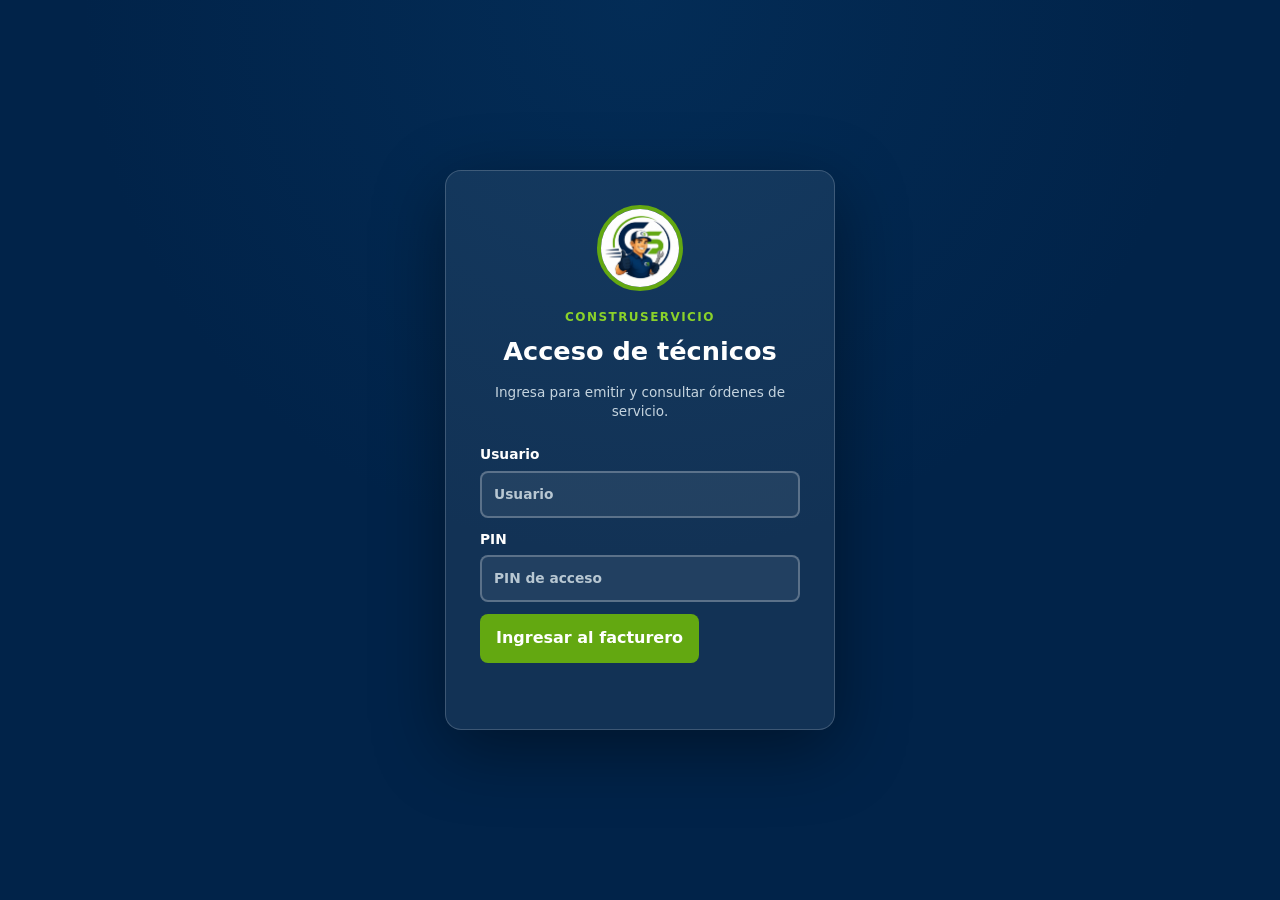
<file: public/index.html>
<!doctype html>
<html lang="es">
<head>
  <meta charset="utf-8">
  <meta name="viewport" content="width=device-width, initial-scale=1, viewport-fit=cover">
  <meta name="theme-color" content="#102a43">
  <meta name="description" content="Orden de servicio offline de ConstruServicio Ltda.">
  <link rel="manifest" href="manifest.json">
  <link rel="icon" href="assets/icon.svg" type="image/svg+xml">
  <link rel="stylesheet" href="css/styles.css">
  <title>ConstruServicio OS</title>
</head>
<body>
  <section id="login-screen" class="login-screen"><div class="login-card"><img id="login-logo" class="login-logo" alt="Logo ConstruServicio"><p class="eyebrow">CONSTRUSERVICIO</p><h1>Acceso de técnicos</h1><p class="login-copy">Ingresa para emitir y consultar órdenes de servicio.</p><form id="login-form"><label>Usuario<input name="username" autocomplete="username" required placeholder="Usuario"></label><label>PIN<input name="pin" type="password" inputmode="numeric" autocomplete="current-password" required placeholder="PIN de acceso"></label><button class="button primary" type="submit">Ingresar al facturero</button><p id="login-error" class="login-error" role="alert"></p></form></div></section>
  <div id="app-shell" hidden>
  <header class="topbar"><div class="brand-lockup"><img id="brand-logo" class="brand-logo" alt="Logo ConstruServicio"><div><p class="eyebrow">CONSTRUSERVICIO</p><h1>ORDEN DE SERVICIO</h1><p class="brand-contact">WhatsApp 3144733375 · construserviciolimitada@gmail.com</p></div></div><div class="header-actions"><span id="online-status" class="status">Offline listo</span><button id="logout" class="logout" type="button">Cerrar sesión</button></div></header>
  <main class="shell">
    <form id="order-form" novalidate>
      <section class="card hero"><div><label for="order-number">Consecutivo emitido</label><input id="order-number" name="number" required readonly></div><div><label for="order-date">Fecha</label><input id="order-date" name="date" type="date" required></div></section>
      <section class="card"><h2>Tipo de servicio</h2><div class="checks"> <label><input type="checkbox" name="service" value="Diagnóstico"> Diagnóstico</label><label><input type="checkbox" name="service" value="Reparación"> Reparación</label><label><input type="checkbox" name="service" value="Instalación"> Instalación</label><label><input type="checkbox" name="service" value="Mantenimiento"> Mantenimiento</label><label><input type="checkbox" name="service" value="Otro"> Otro</label></div><input id="service-other" name="serviceOther" placeholder="Detalle de otro servicio"></section>
      <section class="card"><h2>Datos del cliente</h2><div class="grid"><label>Nombre / Razón Social<input name="clientName" required></label><label>Documento / NIT<input name="clientDocument"></label><label>Teléfono<input name="clientPhone" inputmode="tel"></label><label>Dirección<input name="clientAddress"></label><label>Ciudad / Barrio<input name="clientCity" value="Soacha"></label><label>Correo electrónico<input name="clientEmail" type="email"></label></div></section>
      <section class="card"><h2>Electrodoméstico</h2><div class="grid"><label>Tipo de equipo<input name="equipmentType" required></label><label>Marca<input name="equipmentBrand"></label><label>Modelo<input name="equipmentModel"></label><label>Serial<input name="equipmentSerial"></label></div><label>Accesorios / Observaciones del equipo<textarea name="equipmentNotes"></textarea></label></section>
      <section class="card"><h2>Descripción del servicio</h2><label>Descripción de la falla / Reporte del cliente<textarea name="failure" required></textarea></label><label>Servicio realizado / Trabajo efectuado<textarea name="work"></textarea></label></section>
      <section class="card"><div class="section-title"><h2>Repuestos y materiales</h2><button type="button" id="add-part" class="button secondary">+ Agregar fila</button></div><div class="parts-wrap"><table><thead><tr><th>Cant</th><th>Descripción</th><th>Referencia</th><th>V. Unit.</th><th>V. Total</th><th></th></tr></thead><tbody id="parts-body"></tbody></table></div></section>
      <section class="card"><h2>Observaciones</h2><textarea name="observations"></textarea></section>
      <section class="card"><h2>Liquidación (COP)</h2><div class="money-grid"><label>Diagnóstico ($)<input class="money" name="diagnosis" inputmode="numeric" value="0"></label><label>Mano de obra ($)<input class="money" name="labor" inputmode="numeric" value="0"></label><label>Repuestos ($)<input class="money" id="parts-total" name="parts" inputmode="numeric" value="0"></label><label>Desplazamiento ($)<input class="money" name="transport" inputmode="numeric" value="0"></label><label>Otros ($)<input class="money" name="other" inputmode="numeric" value="0"></label></div><output id="grand-total" class="total">TOTAL A PAGAR: $ 0</output></section>
      <section class="card"><h2>Cierre y firma</h2><div class="grid"><label>Técnico Responsable<input name="technician" list="technician-options" required><datalist id="technician-options"><option value="Richard Chávez"></option></datalist></label><label>Nombre Cliente<input name="signerName"></label><label>Días de garantía<input name="warranty" type="number" min="0" value="30" inputmode="numeric"></label></div><p class="legal">Este servicio cuenta con garantía de <span id="warranty-label">30</span> días a partir de la fecha. No cubre daños por mal uso, voltaje inadecuado o intervenciones externas</p><label>Firma del Cliente</label><canvas id="signature" width="900" height="260" aria-label="Área para firma del cliente"></canvas><button type="button" id="clear-signature" class="button secondary">Limpiar firma</button></section>
      <div class="actions"><button class="button primary" type="submit">Guardar y emitir orden</button><button class="button" type="button" id="download-pdf" disabled>Descargar PDF emitido</button><button class="button" type="button" id="send-whatsapp" disabled>Enviar por WhatsApp</button></div>
    </form>
    <section class="card history"><div class="section-title"><h2>Últimas órdenes</h2><button type="button" id="refresh-history" class="button secondary">Actualizar</button></div><div class="backup-actions"><button type="button" id="export-backup" class="button secondary">Exportar Respaldo (JSON/CSV)</button><button type="button" id="restore-backup" class="button secondary">Restaurar Respaldo</button><button type="button" id="sequence-override" class="button subtle">Ajustar próximo CS-OS-</button><input id="backup-file" type="file" accept=".json,application/json" hidden></div><div id="history-list"><p class="muted">Aún no hay órdenes guardadas.</p></div></section>
  </main></div>
  <script src="vendor/pdf-lib.min.js"></script><script src="vendor/jspdf.umd.min.js"></script><script type="module" src="js/app.js"></script>
</body></html>
</file>
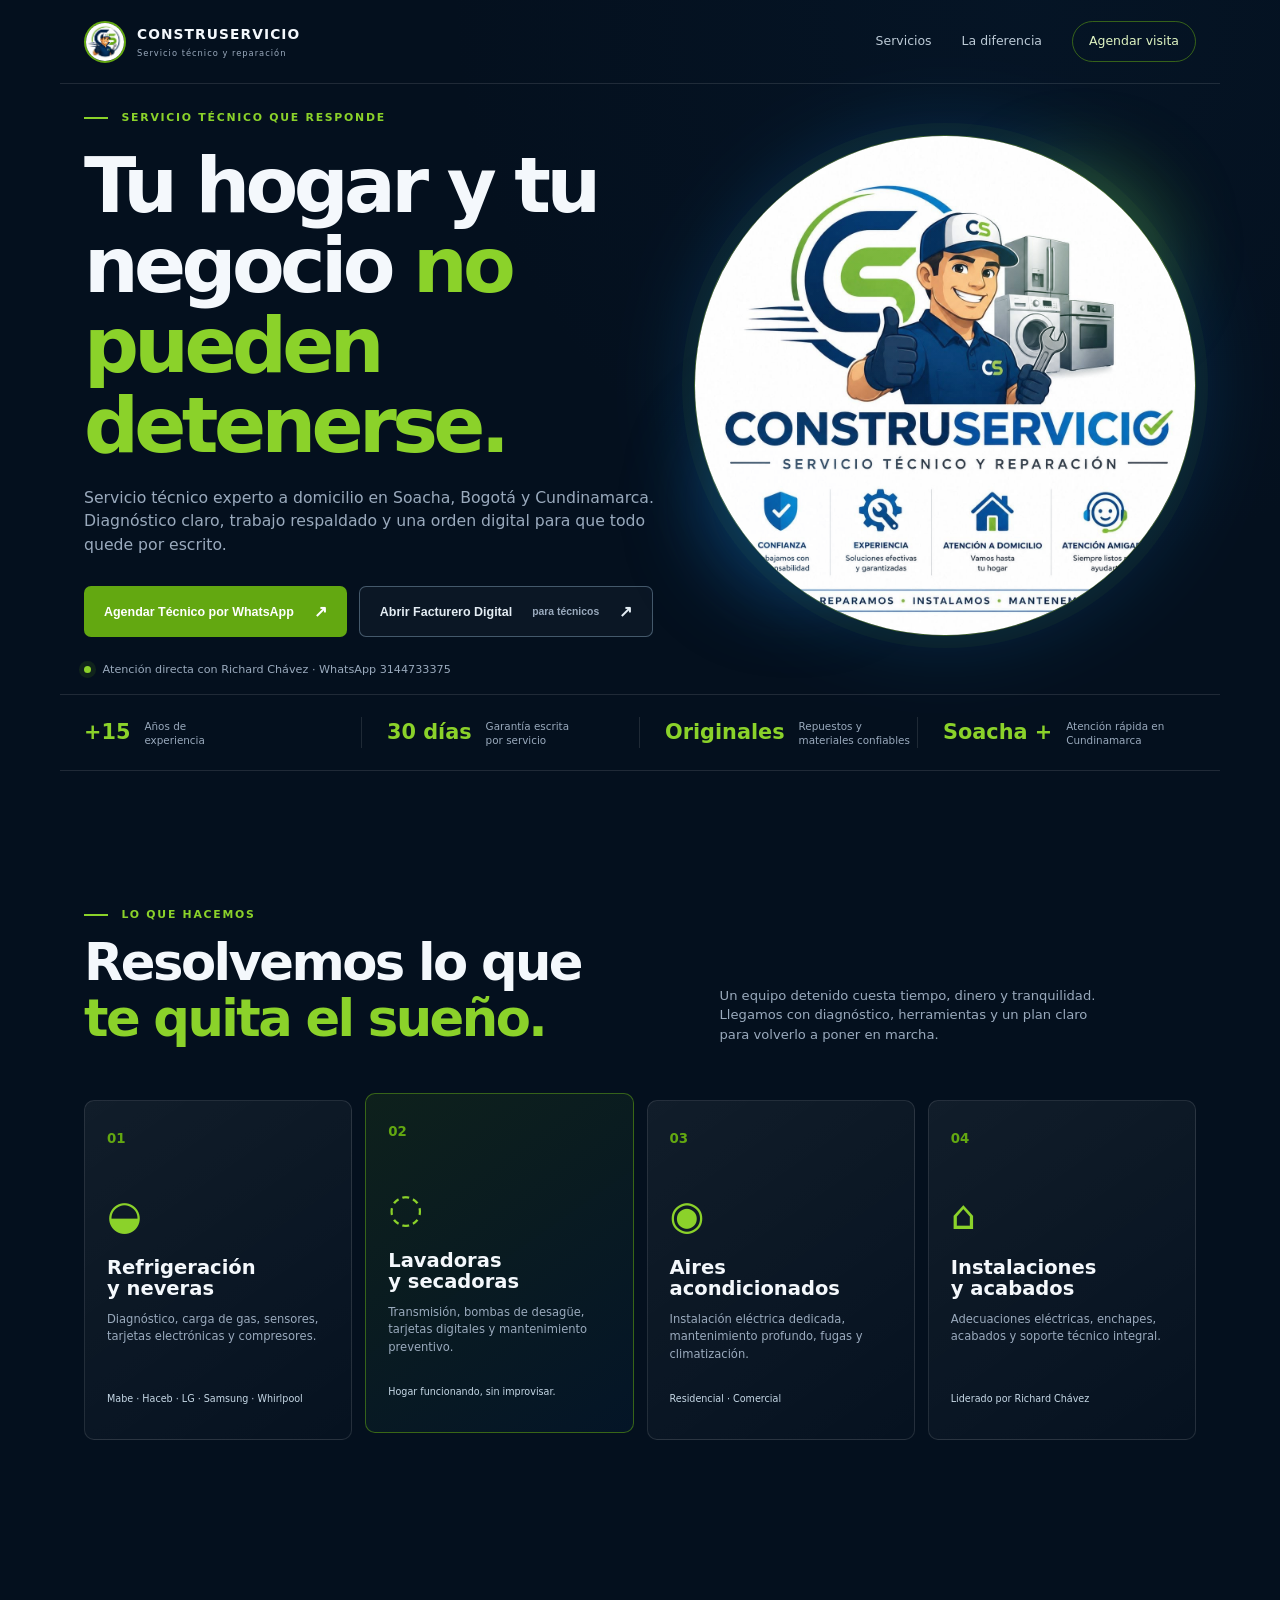
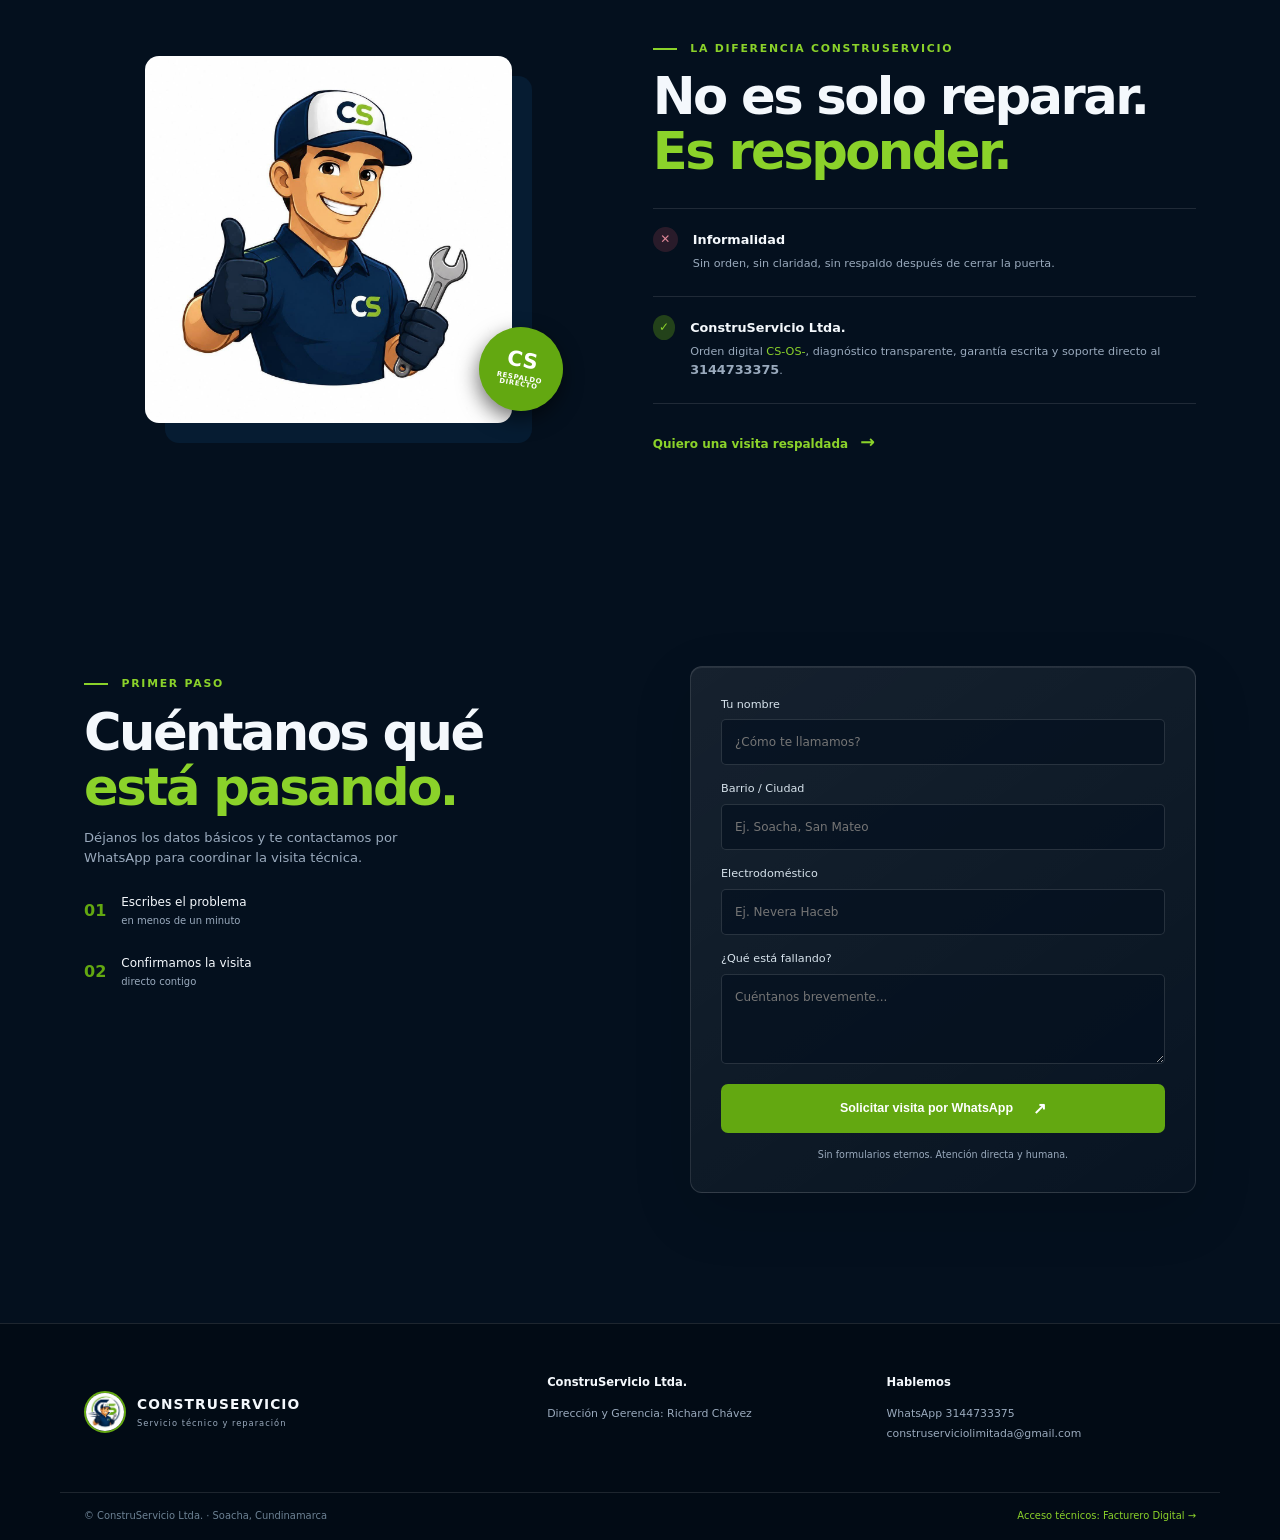
<file: web/index.html>
<!doctype html>
<html lang="es">
<head>
  <meta charset="utf-8">
  <meta name="viewport" content="width=device-width, initial-scale=1">
  <meta name="theme-color" content="#04101E">
  <meta name="description" content="Servicio técnico experto de electrodomésticos a domicilio en Soacha, Bogotá y Cundinamarca.">
  <link rel="icon" href="assets/logo.jpg" type="image/jpeg">
  <link rel="stylesheet" href="css/landing.css">
  <title>ConstruServicio Ltda. | Servicio técnico a domicilio</title>
</head>
<body>
  <nav class="nav wrap"><a class="brand" href="#inicio"><img src="assets/logo.jpg" alt="ConstruServicio"><span>CONSTRUSERVICIO<small>Servicio técnico y reparación</small></span></a><div class="nav-links"><a href="#servicios">Servicios</a><a href="#diferencia">La diferencia</a><a class="nav-cta" href="#solicitud">Agendar visita</a></div><button class="menu-toggle" aria-label="Abrir menú">☰</button></nav>
  <main>
    <section class="hero wrap" id="inicio"><div class="hero-copy"><p class="kicker"><span></span> Servicio técnico que responde</p><h1>Tu hogar y tu negocio <em>no pueden detenerse.</em></h1><p class="hero-lede">Servicio técnico experto a domicilio en Soacha, Bogotá y Cundinamarca. Diagnóstico claro, trabajo respaldado y una orden digital para que todo quede por escrito.</p><div class="hero-actions"><a class="button button-primary" data-whatsapp href="https://api.whatsapp.com/send?phone=573144733375&text=Hola%20ConstruServicio%2C%20quiero%20agendar%20una%20visita%20t%C3%A9cnica.">Agendar Técnico por WhatsApp <b>↗</b></a><a class="button button-ghost" href="facturero/">Abrir Facturero Digital <span>para técnicos</span> <b>↗</b></a></div><div class="hero-note"><span class="pulse"></span> Atención directa con Richard Chávez · WhatsApp 3144733375</div></div><div class="hero-art"><div class="orb orb-one"></div><div class="orb orb-two"></div><img src="assets/hero.jpg" alt="Técnico de ConstruServicio reparando electrodomésticos"></div></section>
    <section class="trust wrap" aria-label="Indicadores de confianza"><div><strong>+15</strong><span>Años de<br>experiencia</span></div><div><strong>30 días</strong><span>Garantía escrita<br>por servicio</span></div><div><strong>Originales</strong><span>Repuestos y<br>materiales confiables</span></div><div><strong>Soacha +</strong><span>Atención rápida en<br>Cundinamarca</span></div></section>
    <section class="section wrap" id="servicios"><div class="section-head"><div><p class="kicker"><span></span> Lo que hacemos</p><h2>Resolvemos lo que<br><em>te quita el sueño.</em></h2></div><p>Un equipo detenido cuesta tiempo, dinero y tranquilidad. Llegamos con diagnóstico, herramientas y un plan claro para volverlo a poner en marcha.</p></div><div class="service-grid"><article class="service-card"><small>01</small><div class="service-icon">◒</div><h3>Refrigeración<br>y neveras</h3><p>Diagnóstico, carga de gas, sensores, tarjetas electrónicas y compresores.</p><span>Mabe · Haceb · LG · Samsung · Whirlpool</span></article><article class="service-card featured"><small>02</small><div class="service-icon">◌</div><h3>Lavadoras<br>y secadoras</h3><p>Transmisión, bombas de desagüe, tarjetas digitales y mantenimiento preventivo.</p><span>Hogar funcionando, sin improvisar.</span></article><article class="service-card"><small>03</small><div class="service-icon">◉</div><h3>Aires<br>acondicionados</h3><p>Instalación eléctrica dedicada, mantenimiento profundo, fugas y climatización.</p><span>Residencial · Comercial</span></article><article class="service-card"><small>04</small><div class="service-icon">⌂</div><h3>Instalaciones<br>y acabados</h3><p>Adecuaciones eléctricas, enchapes, acabados y soporte técnico integral.</p><span>Liderado por Richard Chávez</span></article></div></section>
    <section class="difference wrap" id="diferencia"><div class="difference-art"><img src="assets/mascota.jpg" alt="Técnico ConstruServicio"><div class="stamp">CS<br><small>RESPALDO<br>DIRECTO</small></div></div><div class="difference-copy"><p class="kicker"><span></span> La diferencia ConstruServicio</p><h2>No es solo reparar.<br><em>Es responder.</em></h2><div class="compare"><div class="compare-bad"><b>✕</b><div><strong>Informalidad</strong><p>Sin orden, sin claridad, sin respaldo después de cerrar la puerta.</p></div></div><div class="compare-good"><b>✓</b><div><strong>ConstruServicio Ltda.</strong><p>Orden digital <mark>CS-OS-</mark>, diagnóstico transparente, garantía escrita y soporte directo al <strong>3144733375</strong>.</p></div></div></div><a class="text-link" href="#solicitud">Quiero una visita respaldada <b>→</b></a></div></section>
    <section class="request wrap" id="solicitud"><div class="request-copy"><p class="kicker"><span></span> Primer paso</p><h2>Cuéntanos qué<br><em>está pasando.</em></h2><p>Déjanos los datos básicos y te contactamos por WhatsApp para coordinar la visita técnica.</p><div class="request-detail"><span>01</span><p>Escribes el problema<br><small>en menos de un minuto</small></p></div><div class="request-detail"><span>02</span><p>Confirmamos la visita<br><small>directo contigo</small></p></div></div><form id="visit-form" class="glass-form"><label>Tu nombre<input name="name" required placeholder="¿Cómo te llamamos?"></label><label>Barrio / Ciudad<input name="location" required placeholder="Ej. Soacha, San Mateo"></label><label>Electrodoméstico<input name="appliance" required placeholder="Ej. Nevera Haceb"></label><label>¿Qué está fallando?<textarea name="issue" required placeholder="Cuéntanos brevemente..."></textarea></label><button class="button button-primary" type="submit">Solicitar visita por WhatsApp <b>↗</b></button><small class="form-foot">Sin formularios eternos. Atención directa y humana.</small></form></section>
  </main>
  <footer class="footer"><div class="wrap footer-grid"><div class="brand"><img src="assets/logo.jpg" alt="ConstruServicio"><span>CONSTRUSERVICIO<small>Servicio técnico y reparación</small></span></div><div><strong>ConstruServicio Ltda.</strong><p>Dirección y Gerencia: Richard Chávez</p></div><div><strong>Hablemos</strong><p><a href="https://api.whatsapp.com/send?phone=573144733375">WhatsApp 3144733375</a><br><a href="mailto:construserviciolimitada@gmail.com">construserviciolimitada@gmail.com</a></p></div></div><div class="wrap footer-bottom"><span>© ConstruServicio Ltda. · Soacha, Cundinamarca</span><a href="facturero/">Acceso técnicos: Facturero Digital →</a></div></footer>
  <script src="js/landing.js"></script>
</body>
</html>
</file>
<file: public/css/styles.css>
:root{--brand-navy:#012349;--brand-green:#63a811;--brand-blue:#0b4d85;--brand-pale:#f1f7e8;--brand-surface:#f7fafc;font-family:system-ui,-apple-system,Segoe UI,sans-serif;color:var(--brand-navy);background:var(--brand-surface);line-height:1.4}*{box-sizing:border-box}body{margin:0}.login-screen{min-height:100vh;display:grid;place-items:center;padding:24px;background:radial-gradient(circle at 50% 0,#0b4d8538,transparent 35rem),var(--brand-navy)}.login-card{width:min(100%,390px);padding:34px;border:1px solid #ffffff2e;border-radius:16px;background:#ffffff12;box-shadow:0 20px 70px #0006;color:#fff}.login-logo{display:block;width:86px;height:86px;margin:0 auto 18px;border:4px solid var(--brand-green);border-radius:50%;object-fit:cover;background:#fff}.login-card .eyebrow{text-align:center}.login-card h1{text-align:center;margin:8px 0;font-size:1.6rem}.login-copy{text-align:center;color:#c5d4df;font-size:.85rem;margin-bottom:24px}.login-card label{color:#fff}.login-card input{background:#ffffff12;color:#fff;border-color:#ffffff42}.login-card input::placeholder{color:#b8c7d2}.login-error{min-height:20px;color:#ffb4b4;font-size:.8rem;margin:12px 0 0;text-align:center}#app-shell[hidden],.login-screen[hidden]{display:none}.topbar{background:var(--brand-navy);color:#fff;padding:12px max(18px,calc((100% - 1080px)/2));display:flex;justify-content:space-between;align-items:center;gap:16px}.brand-lockup{display:flex;align-items:center;gap:12px}.brand-logo{width:58px;height:58px;border-radius:50%;object-fit:cover;background:#fff;border:3px solid var(--brand-green)}.brand-contact{font-size:.72rem;margin:4px 0 0;color:#dbe8f2}.eyebrow{color:#8bd22a;font-size:.75rem;font-weight:800;letter-spacing:.12em;margin:0}.topbar h1{margin:3px 0;font-size:1.45rem}.header-actions{display:flex;align-items:center;gap:10px}.status{border:1px solid #8bd22a;border-radius:99px;padding:7px 11px;font-size:.8rem;color:#e5f7c9}.logout{border:1px solid #ffffff44;background:transparent;color:#dbe8f2;border-radius:99px;padding:8px 11px;font:inherit;font-size:.72rem;cursor:pointer}.shell{max-width:1080px;margin:20px auto;padding:0 14px}.card{background:#fff;border:1px solid #c9d7e2;border-radius:12px;padding:20px;margin-bottom:16px;box-shadow:0 2px 8px #01234918}h2{font-size:1.12rem;margin:0 0 15px;color:var(--brand-navy)}.hero,.section-title{display:flex;justify-content:space-between;align-items:center;gap:15px}.hero>div{flex:1}label{display:block;font-size:.86rem;font-weight:700;margin:0 0 12px;color:var(--brand-navy)}input,textarea,select{width:100%;margin-top:6px;border:2px solid #b9cad7;border-radius:8px;padding:12px;font:inherit;color:var(--brand-navy);background:#fff}input:focus,textarea:focus{outline:3px solid #8bd22a;outline-offset:1px}textarea{min-height:82px;resize:vertical}.grid,.money-grid{display:grid;grid-template-columns:repeat(2,1fr);gap:4px 16px}.checks{display:flex;flex-wrap:wrap;gap:10px;margin-bottom:10px}.checks label{border:2px solid #c9d7e2;border-radius:8px;padding:12px;margin:0;cursor:pointer}.checks input{width:auto;margin:0 6px 0 0}.button{border:0;border-radius:8px;padding:13px 16px;background:#dbe7ef;color:var(--brand-navy);font:inherit;font-weight:800;cursor:pointer;min-height:46px}.button.primary{background:var(--brand-green);color:#fff}.button.secondary{background:var(--brand-pale)}.button.subtle{background:transparent;border:1px solid #b9cad7;color:#587084}.button:disabled{cursor:not-allowed;opacity:.45}.actions{display:flex;flex-wrap:wrap;gap:10px;margin:20px 0}.actions .button{flex:1}.parts-wrap{overflow-x:auto}table{width:100%;border-collapse:collapse;min-width:700px}th,td{border-bottom:1px solid #c9d7e2;padding:8px;text-align:left}th{font-size:.78rem;background:var(--brand-navy);color:#fff}td input{margin:0;padding:9px}.row-total{font-weight:800;white-space:nowrap}.remove-part{padding:8px 10px;min-height:38px}.total{display:block;background:var(--brand-navy);color:#fff;border-radius:8px;padding:16px;margin-top:14px;text-align:right;font-size:1.2rem;font-weight:900;border-left:8px solid var(--brand-green)}.legal{background:#f4f9e9;border-left:4px solid var(--brand-green);padding:12px;font-size:.86rem}canvas{display:block;width:100%;height:180px;border:2px dashed #52718a;border-radius:8px;background:#fafcfd;touch-action:none;margin:5px 0 10px}.muted{color:#587084}.backup-actions{display:flex;flex-wrap:wrap;gap:8px;margin:0 0 12px}.backup-actions .button{min-height:38px;padding:9px 11px;font-size:.76rem}.history-item{border-top:1px solid #c9d7e2;padding:12px 0;display:flex;justify-content:space-between;align-items:center;gap:12px}.history-item small{display:block;color:#587084}.history-item .button{padding:9px 11px;min-height:38px}@media(max-width:640px){.topbar{align-items:flex-start}.brand-contact{max-width:280px}.header-actions{align-items:flex-end;flex-direction:column}.grid,.money-grid{grid-template-columns:1fr}.card{padding:16px}.hero{align-items:flex-start;flex-direction:column}.actions .button{flex-basis:100%}.backup-actions .button{flex:1}.history-item{align-items:flex-start;flex-direction:column}}
</file>
<file: web/css/landing.css>
:root{--ink:#04101e;--navy:#012349;--blue:#0b4d85;--green:#63a811;--lime:#8bd22a;--white:#f4f8fc;--muted:#9aaabd;--line:#ffffff1c;font-family:Poppins,system-ui,sans-serif;color:var(--white);background:var(--ink);line-height:1.5}*{box-sizing:border-box}html{scroll-behavior:smooth}body{margin:0;overflow-x:hidden;background:radial-gradient(circle at 80% 0,#0b315522,transparent 36rem),var(--ink)}a{color:inherit;text-decoration:none}.wrap{max-width:1160px;margin:auto;padding-left:24px;padding-right:24px}.nav{height:84px;display:flex;align-items:center;justify-content:space-between;border-bottom:1px solid var(--line)}.brand{display:flex;align-items:center;gap:11px;font-size:.86rem;font-weight:800;letter-spacing:.08em}.brand img{width:42px;height:42px;border-radius:50%;object-fit:cover;border:2px solid var(--green);background:#fff}.brand small{display:block;color:var(--muted);font-size:.52rem;letter-spacing:.12em;font-weight:500;margin-top:2px}.nav-links{display:flex;align-items:center;gap:30px;color:#bdcbd7;font-size:.78rem}.nav-links a:hover{color:#fff}.nav-cta{border:1px solid #63a81188;padding:10px 16px;border-radius:99px;color:#dff4c2}.menu-toggle{display:none;background:none;color:#fff;border:0;font-size:1.5rem}.hero{min-height:610px;display:grid;grid-template-columns:1fr .85fr;align-items:center;gap:20px}.kicker{color:var(--lime);font-size:.68rem;font-weight:700;letter-spacing:.16em;text-transform:uppercase}.kicker span{display:inline-block;width:24px;height:2px;background:var(--lime);vertical-align:middle;margin-right:8px}.hero h1{font-size:clamp(2.7rem,6vw,5.35rem);line-height:1.04;letter-spacing:-.06em;max-width:700px;margin:20px 0}.hero h1 em,.section h2 em,.difference h2 em,.request h2 em{font-style:normal;color:var(--lime)}.hero-lede{max-width:590px;color:var(--muted);font-size:.98rem}.hero-actions{display:flex;flex-wrap:wrap;gap:12px;margin-top:30px}.button{display:inline-flex;align-items:center;justify-content:center;gap:20px;border:0;border-radius:7px;padding:15px 20px;font:600 .78rem Poppins,sans-serif;cursor:pointer;transition:transform .2s,box-shadow .2s}.button:hover{transform:translateY(-3px);box-shadow:0 12px 28px #0006}.button b{font-size:1rem}.button-primary{background:var(--green);color:#fff}.button-ghost{border:1px solid #7692a988;background:#ffffff08;color:#e4edf4}.button-ghost span{color:var(--muted);font-size:.65rem}.hero-note{color:var(--muted);font-size:.7rem;margin-top:25px}.pulse{display:inline-block;width:7px;height:7px;border-radius:50%;background:var(--lime);box-shadow:0 0 0 5px #63a81122;margin-right:8px}.hero-art{position:relative;text-align:center}.hero-art img{position:relative;width:min(100%,520px);aspect-ratio:1;object-fit:cover;border-radius:50%;border:1px solid #8bd22a66;box-shadow:0 0 0 12px #63a8110d,0 0 80px #0b4d8566;mix-blend-mode:screen}.orb{position:absolute;border-radius:50%;filter:blur(35px)}.orb-one{background:#63a81144;width:180px;height:180px;right:5%;top:5%}.orb-two{background:#0b4d8566;width:200px;height:200px;left:0;bottom:8%}.trust{display:grid;grid-template-columns:repeat(4,1fr);border-top:1px solid var(--line);border-bottom:1px solid var(--line);padding-top:22px;padding-bottom:22px}.trust div{display:flex;align-items:center;gap:14px;border-right:1px solid var(--line);padding-left:25px}.trust div:first-child{padding-left:0}.trust div:last-child{border:0}.trust strong{font-size:1.3rem;color:var(--lime);white-space:nowrap}.trust span{color:var(--muted);font-size:.65rem;line-height:1.35}.section{padding-top:125px;padding-bottom:100px}.section-head{display:grid;grid-template-columns:1fr .8fr;gap:40px;align-items:end;margin-bottom:42px}.section h2,.difference h2,.request h2{font-size:clamp(2.1rem,4vw,3.6rem);line-height:1.08;letter-spacing:-.05em;margin:12px 0}.section-head>p{color:var(--muted);font-size:.82rem;max-width:380px}.service-grid{display:grid;grid-template-columns:repeat(4,1fr);gap:13px}.service-card{min-height:340px;padding:25px 22px;border:1px solid var(--line);border-radius:10px;background:linear-gradient(145deg,#ffffff0e,#ffffff03);position:relative;overflow:hidden;transition:.25s}.service-card:hover,.service-card.featured{border-color:#63a81188;background:linear-gradient(145deg,#63a8111c,#0b4d8517);transform:translateY(-7px)}.service-card small{color:var(--green);font-weight:700}.service-icon{font-size:2.5rem;color:var(--lime);margin-top:35px}.service-card h3{font-size:1.22rem;line-height:1.08;margin:12px 0}.service-card p{color:var(--muted);font-size:.72rem;min-height:62px}.service-card span{color:#c7d9e7;font-size:.6rem}.difference{display:grid;grid-template-columns:.9fr 1fr;gap:80px;align-items:center;padding-top:90px;padding-bottom:120px}.difference-art{position:relative;text-align:center}.difference-art img{width:75%;max-width:390px;aspect-ratio:1;object-fit:cover;border-radius:14px;filter:saturate(.9);box-shadow:20px 20px 0 #0b4d8533}.stamp{position:absolute;right:2%;bottom:5%;background:var(--green);color:#fff;width:84px;height:84px;border-radius:50%;display:grid;place-content:center;font-weight:800;font-size:1.3rem;line-height:.9;transform:rotate(10deg);box-shadow:0 8px 20px #0008}.stamp small{font-size:.43rem;letter-spacing:.1em;margin-top:5px}.compare{border-top:1px solid var(--line);margin-top:28px}.compare>div{display:flex;gap:15px;padding:18px 0;border-bottom:1px solid var(--line)}.compare b{width:25px;height:25px;display:grid;place-content:center;border-radius:50%;font-size:.75rem}.compare-bad b{background:#913b4c44;color:#df8898}.compare-good b{background:#63a81155;color:var(--lime)}.compare strong{font-size:.8rem}.compare p{margin:5px 0;color:var(--muted);font-size:.7rem}.compare-good mark{color:var(--lime);background:none}.text-link{display:inline-block;color:var(--lime);font-size:.75rem;font-weight:700;margin-top:25px}.text-link b{font-size:1.1rem;margin-left:8px}.request{display:grid;grid-template-columns:1fr 1fr;gap:100px;padding-top:90px;padding-bottom:130px}.request-copy>p:not(.kicker){color:var(--muted);font-size:.82rem;max-width:380px}.request-detail{display:flex;gap:15px;align-items:center;margin-top:25px}.request-detail span{color:var(--green);font-weight:700}.request-detail p{font-size:.75rem;margin:0}.request-detail small{color:var(--muted)}.glass-form{padding:30px;border:1px solid #ffffff20;background:linear-gradient(145deg,#ffffff13,#ffffff05);border-radius:12px;box-shadow:inset 0 1px #ffffff14,0 20px 60px #0002}.glass-form label{display:block;color:#d7e3ec;font-size:.7rem;margin-bottom:16px}.glass-form input,.glass-form textarea{display:block;width:100%;border:1px solid #ffffff22;border-radius:5px;background:#04101eaa;color:#fff;padding:13px;margin-top:6px;font:inherit;font-size:.75rem}.glass-form textarea{min-height:90px;resize:vertical}.glass-form input:focus,.glass-form textarea:focus{outline:2px solid var(--green)}.glass-form .button{width:100%;margin-top:4px}.form-foot{display:block;color:var(--muted);font-size:.6rem;text-align:center;margin-top:15px}.footer{border-top:1px solid var(--line);background:#020b15}.footer-grid{display:grid;grid-template-columns:1.4fr 1fr 1fr;gap:30px;padding-top:45px;padding-bottom:38px}.footer-grid strong{font-size:.72rem}.footer-grid p{color:var(--muted);font-size:.68rem;line-height:1.8}.footer-grid a:hover{color:var(--lime)}.footer-bottom{border-top:1px solid var(--line);padding-top:16px;padding-bottom:16px;display:flex;justify-content:space-between;color:#6d8294;font-size:.62rem}.footer-bottom a{color:var(--lime)}@media(max-width:800px){.nav-links{display:none;position:absolute;top:76px;left:18px;right:18px;padding:14px;background:#061a2dcc;backdrop-filter:blur(16px);border:1px solid var(--line);border-radius:8px;z-index:5;flex-direction:column;align-items:stretch}.nav-links.open{display:flex}.nav-links a{padding:10px}.menu-toggle{display:block}.hero{grid-template-columns:1fr;padding-top:60px;padding-bottom:80px}.hero-art{order:-1}.hero-art img{width:70%;max-width:350px}.trust{grid-template-columns:repeat(2,1fr);gap:18px}.trust div:nth-child(3){padding-left:0;border:0}.section-head,.difference,.request{grid-template-columns:1fr;gap:28px}.service-grid{grid-template-columns:repeat(2,1fr)}.difference{padding-top:60px}.request{gap:40px}.footer-grid{grid-template-columns:1fr 1fr}.footer-grid .brand{grid-column:1/-1}}@media(max-width:480px){.wrap{padding-left:18px;padding-right:18px}.brand span{font-size:.7rem}.brand-contact{font-size:.61rem}.hero h1{font-size:2.7rem}.hero-art img{width:85%}.hero-actions .button{width:100%}.trust div{padding-left:0;border:0}.trust strong{font-size:1rem}.trust span{font-size:.58rem}.service-grid{grid-template-columns:1fr}.service-card{min-height:280px}.footer-grid{grid-template-columns:1fr}.footer-bottom{display:block}.footer-bottom a{display:block;margin-top:8px}}
</file>
